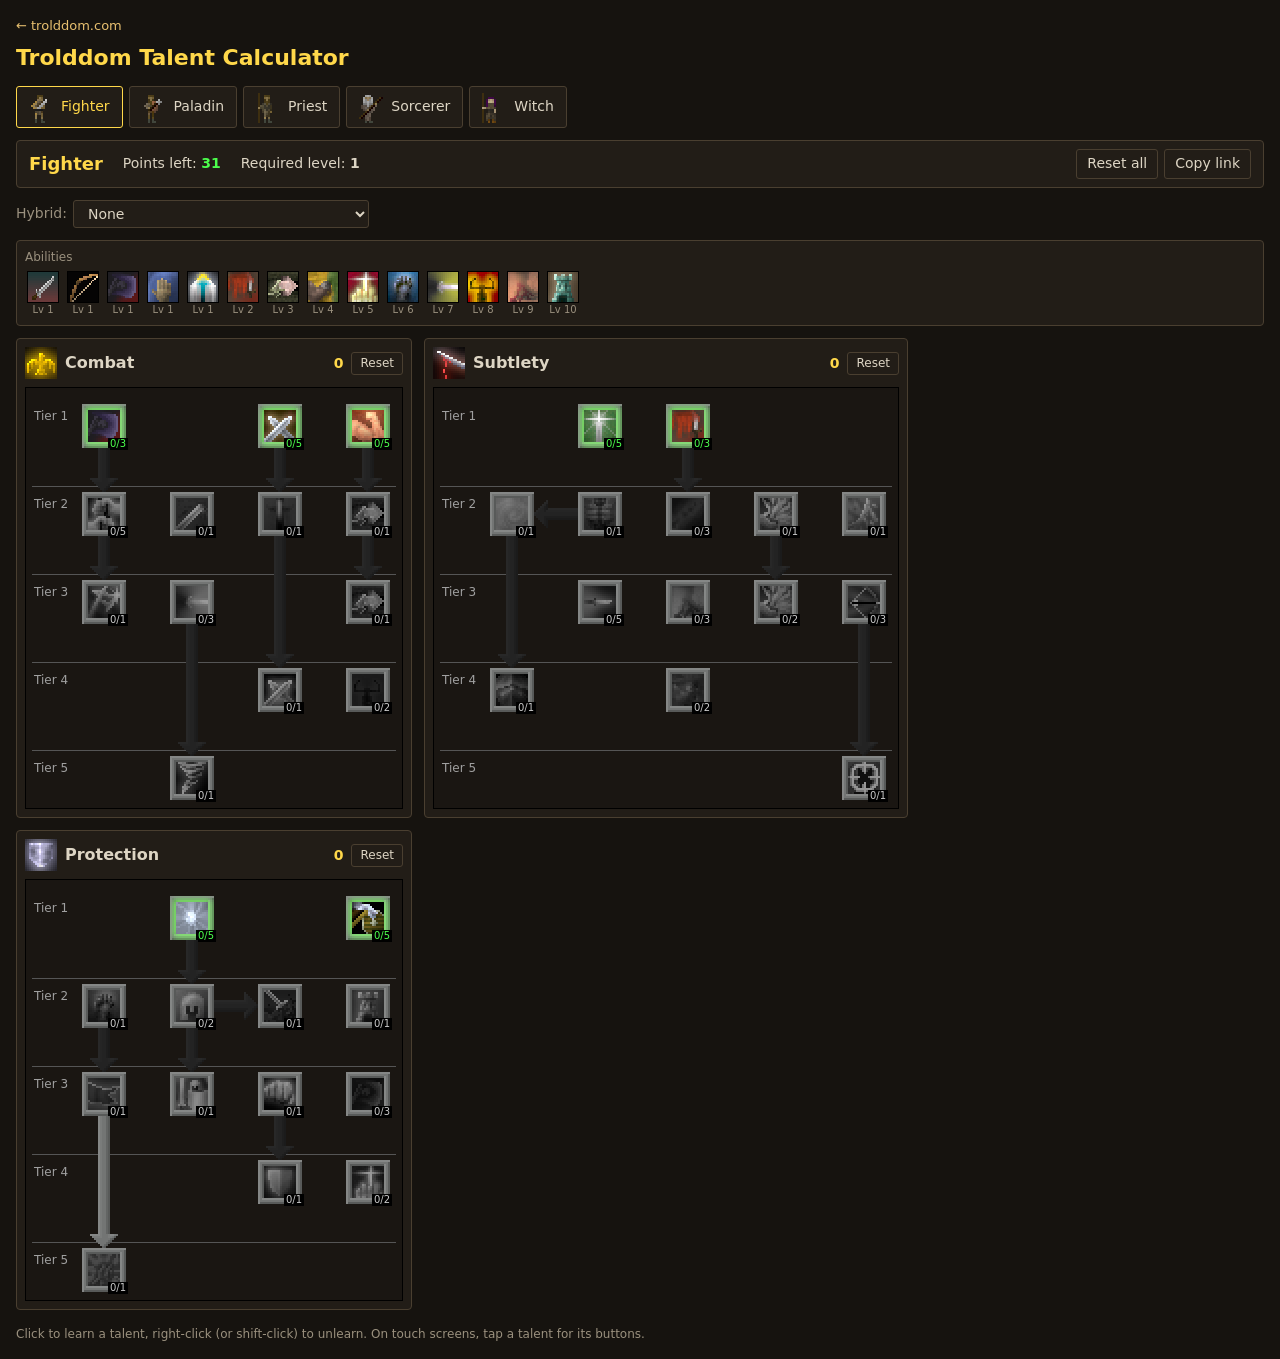
<file: static/talents/index.html>
<!DOCTYPE html>
<html lang="en">
<head>
<meta charset="utf-8">
<meta name="viewport" content="width=device-width, initial-scale=1">
<title>Trolddom Talent Calculator</title>
<style>
:root
{
	--bg: #16130f;
	--panel: #221d17;
	--panel-edge: #4a3f30;
	--grid-bg: #1a1612;
	--text: #ddd5c4;
	--text-dim: #9a907e;
	--gold: #ffd84a;
	--green: #4cff4c;
	--red: #ff5a4a;
	--link: #e8c070;
	--cell: 44px;
	--icon: 32px;
}

*
{
	box-sizing: border-box;
}

body
{
	margin: 0;
	padding: 16px;
	background: var(--bg);
	color: var(--text);
	font: 14px/1.4 system-ui, -apple-system, "Segoe UI", sans-serif;
}

a.home
{
	display: inline-block;
	margin-bottom: 8px;
	color: var(--link);
	text-decoration: none;
	font-size: 13px;
}

a.home:hover
{
	text-decoration: underline;
}

h1
{
	margin: 0 0 4px 0;
	font-size: 22px;
	font-weight: 600;
	color: var(--gold);
}

button, select
{
	font: inherit;
	color: var(--text);
	background: var(--panel);
	border: 1px solid var(--panel-edge);
	border-radius: 3px;
	padding: 4px 10px;
	cursor: pointer;
}

button:hover, select:hover
{
	border-color: var(--link);
}

img.pixel
{
	image-rendering: pixelated;
	image-rendering: crisp-edges;
}

#status
{
	color: var(--text-dim);
	margin: 24px 0;
}

#status.error
{
	color: var(--red);
}

/* Class picker */

#classes
{
	display: flex;
	flex-wrap: wrap;
	gap: 6px;
	margin: 12px 0;
}

#classes button
{
	display: flex;
	align-items: center;
	gap: 6px;
	padding: 4px 12px 4px 6px;
}

#classes button img
{
	width: 32px;
	height: 32px;
}

#classes button.selected
{
	border-color: var(--gold);
	color: var(--gold);
}

/* Summary bar */

#summary
{
	display: flex;
	flex-wrap: wrap;
	align-items: center;
	gap: 8px 20px;
	padding: 8px 12px;
	background: var(--panel);
	border: 1px solid var(--panel-edge);
	border-radius: 4px;
	margin-bottom: 12px;
}

#summary .title
{
	font-size: 18px;
	font-weight: 600;
	color: var(--gold);
}

#summary .value
{
	font-weight: 600;
}

#summary .value.left
{
	color: var(--green);
}

#summary .spacer
{
	flex: 1;
}

#summary .buttons
{
	display: flex;
	gap: 6px;
}

#hybrid
{
	display: flex;
	flex-wrap: wrap;
	align-items: center;
	gap: 6px;
	margin-bottom: 12px;
	color: var(--text-dim);
}

/* Trees */

/* Centered and no wider than the trees side by side, so the summary and abilities bars don't stretch across wide
   screens */
body
{
	width: fit-content;
	max-width: 100%;
	margin: 0 auto;
}

#trees
{
	display: flex;
	flex-wrap: wrap;
	gap: 12px;
	align-items: flex-start;
}

.tree
{
	background: var(--panel);
	border: 1px solid var(--panel-edge);
	border-radius: 4px;
	padding: 8px;
}

.tree-header
{
	display: flex;
	align-items: center;
	gap: 8px;
	margin-bottom: 8px;
}

.tree-header img
{
	width: 32px;
	height: 32px;
}

.tree-header .name
{
	font-weight: 600;
	font-size: 16px;
}

.tree-header .borrowed
{
	font-size: 12px;
	color: var(--text-dim);
}

.tree-header .points
{
	margin-left: auto;
	font-weight: 600;
	color: var(--gold);
	min-width: 24px;
	text-align: right;
}

.tree-header button
{
	padding: 2px 8px;
	font-size: 12px;
}

.grid
{
	position: relative;
	display: grid;
	background: var(--grid-bg);
	border: 1px solid #000;
	padding: 16px 12px 8px 56px;
	user-select: none;
	-webkit-user-select: none;
}

.grid .tier
{
	position: absolute;
	left: 8px;
	font-size: 12px;
	color: #a0a0a0;
}

.grid .tier-line
{
	position: absolute;
	left: 6px;
	right: 6px;
	border-top: 1px solid #555;
}

.cell
{
	position: relative;
	width: var(--cell);
	height: var(--cell);
}

.cell > img
{
	position: absolute;
	left: 0;
	top: 0;
	width: var(--cell);
	height: var(--cell);
}

.cell.arrow.dim > img
{
	filter: grayscale(1) brightness(0.3);
}

.cell.talent
{
	cursor: pointer;
}

.cell.talent img.icon
{
	left: calc((var(--cell) - var(--icon)) / 2);
	top: calc((var(--cell) - var(--icon)) / 2);
	width: var(--icon);
	height: var(--icon);
}

.cell.talent.locked img.icon
{
	filter: grayscale(1) brightness(0.6);
}

.cell.talent .rank
{
	position: absolute;
	right: -2px;
	bottom: -2px;
	padding: 0 2px;
	background: #000;
	font-size: 10px;
	line-height: 12px;
	color: #c8c8c8;
	pointer-events: none;
}

.cell.talent.available .rank
{
	color: var(--green);
}

.cell.talent.partial .rank, .cell.talent.max .rank
{
	color: var(--gold);
}

/* Tooltip */

#tooltip
{
	position: fixed;
	z-index: 10;
	width: 300px;
	max-width: calc(100vw - 32px);
	padding: 8px 10px;
	background: rgba(12, 10, 8, 0.96);
	border: 1px solid var(--panel-edge);
	border-radius: 4px;
	font-size: 12px;
	pointer-events: none;
	display: none;
}

#tooltip.touch
{
	pointer-events: auto;
}

#tooltip .head
{
	display: flex;
	align-items: baseline;
}

#tooltip .name
{
	font-size: 14px;
	color: #fff;
}

#tooltip .type
{
	margin-left: auto;
	font-style: italic;
	color: #c8c8c8;
}

#tooltip .rank
{
	color: var(--text-dim);
	margin-bottom: 6px;
}

#tooltip p
{
	margin: 0 0 6px 0;
	white-space: pre-line;
}

#tooltip .next
{
	color: var(--text-dim);
}

#tooltip .req
{
	color: var(--red);
}

#tooltip .formula
{
	color: var(--gold);
}

#tooltip .spread
{
	color: var(--text-dim);
}

#tooltip .hint
{
	color: var(--green);
	margin-top: 4px;
}

#tooltip .hint.remove
{
	color: var(--text-dim);
}

#tooltip .range
{
	margin-left: auto;
	color: #c8c8c8;
}

#tooltip .stat
{
	color: #e0e0e0;
}

#tooltip .source
{
	color: var(--text-dim);
	margin-top: 4px;
}

/* Abilities strip */

#abilities
{
	display: flex;
	flex-wrap: wrap;
	align-items: flex-start;
	gap: 6px 4px;
	padding: 8px;
	margin-bottom: 12px;
	background: var(--panel);
	border: 1px solid var(--panel-edge);
	border-radius: 4px;
}

#abilities .label
{
	width: 100%;
	font-size: 12px;
	color: var(--text-dim);
}

#abilities .separator
{
	align-self: stretch;
	width: 1px;
	margin: 0 6px;
	background: var(--panel-edge);
}

.ability
{
	width: 36px;
	text-align: center;
	cursor: default;
	user-select: none;
	-webkit-user-select: none;
}

.ability img
{
	display: block;
	width: 32px;
	height: 32px;
	margin: 0 auto;
	border: 1px solid #000;
}

.ability .level
{
	font-size: 10px;
	line-height: 14px;
	color: var(--text-dim);
}

.ability.talent .level
{
	color: var(--gold);
}

#tooltip .touch-buttons
{
	display: flex;
	gap: 6px;
	margin-top: 8px;
}

#tooltip .touch-buttons button
{
	flex: 1;
	padding: 6px;
}

footer
{
	margin-top: 16px;
	color: var(--text-dim);
	font-size: 12px;
}

@media (max-width: 480px)
{
	body
	{
		padding: 8px;
	}

	/* #trees is a size container here, so it has no width of its own to fit to */
	body
	{
		width: auto;
	}

	/* Cells shrink so the widest trees (9 columns) fit: 46px is the tree and grid padding and borders. 100cqw is the
	   width of #trees (without a scrollbar), with the screen width as a fallback for older browsers. */
	#trees
	{
		container-type: inline-size;
	}

	.grid
	{
		--cell: min(40px, calc((100vw - 64px) / var(--columns)));
		--cell: min(40px, calc((100cqw - 46px) / var(--columns)));
		--icon: calc(var(--cell) * 0.72);
		padding-left: 12px;
	}

	.grid .tier, .grid .tier-line
	{
		display: none;
	}
}
</style>
</head>
<body>

<a class="home" href="/">&larr; trolddom.com</a>
<h1>Trolddom Talent Calculator</h1>
<div id="status">Loading...</div>
<div id="app" hidden>
	<div id="classes"></div>
	<div id="summary">
		<span class="title" id="class-title"></span>
		<span>Points left: <span class="value left" id="points-left"></span></span>
		<span>Required level: <span class="value" id="required-level"></span></span>
		<span class="spacer"></span>
		<span class="buttons">
			<button id="reset-all">Reset all</button>
			<button id="copy-link">Copy link</button>
		</span>
	</div>
	<div id="hybrid"></div>
	<div id="abilities"></div>
	<div id="trees"></div>
	<footer>Click to learn a talent, right-click (or shift-click) to unlearn. On touch screens, tap a talent for its buttons.</footer>
</div>
<div id="tooltip"></div>

<script>
"use strict";

// Data from manifest.json (loaded from the same folder, or ?manifest=<url>)
let g_manifest = null;
let g_talentTreesByName = {};		// Talent tree name -> tree from the manifest
let g_classesByName = {};
let g_classesByTalentTreeName = {};	// Talent tree name -> class it belongs to

// Current build
let g_class = null;
let g_hybridTree = null;			// Name of the borrowed talent tree, or null
let g_replacedTree = null;			// Name of the class' tree it replaces
let g_points = {};					// Talent name -> points

// Views of the trees currently shown
let g_treeViews = [];

let g_tooltipTalent = null;			// Talent cell the tooltip is for
let g_touchTooltip = false;

//-----------------------------------------------------------------------------
// Helpers

function SpriteURL(aIndex)
{
	return "data:image/png;base64," + g_manifest.sprites[aIndex];
}

function CreateElement(aTag, aClassName, aText)
{
	let element = document.createElement(aTag);
	if(aClassName)
		element.className = aClassName;
	if(aText !== undefined)
		element.textContent = aText;
	return element;
}

function CreateSprite(aIndex, aClassName)
{
	let img = CreateElement("img", "pixel" + (aClassName ? " " + aClassName : ""));
	img.src = SpriteURL(aIndex);
	img.alt = "";
	img.draggable = false;
	return img;
}

function GetTalent(aName)
{
	return g_manifest.talents[aName];
}

function GetPoints(aTalentName)
{
	return g_points[aTalentName] || 0;
}

//-----------------------------------------------------------------------------
// Rules (same as the game: a talent needs the points in its tree and one point in each prerequisite)

// Talent trees of the current build, in order, with the borrowed tree in place of the replaced one
function GetCurrentTrees()
{
	let trees = [];
	for(let tree of g_class.talent_trees)
	{
		if(g_hybridTree && tree.name === g_replacedTree)
			trees.push(g_talentTreesByName[g_hybridTree]);
		else
			trees.push(tree);
	}
	return trees;
}

function GetTreeTalentNames(aTree)
{
	let names = [];
	for(let entry of aTree.palette)
	{
		if(entry.talent)
			names.push(entry.talent);
	}
	return names;
}

function GetTreePoints(aTree, aPoints)
{
	let points = 0;
	for(let name of GetTreeTalentNames(aTree))
		points += aPoints[name] || 0;
	return points;
}

function GetSpentPoints()
{
	let points = 0;
	for(let tree of GetCurrentTrees())
		points += GetTreePoints(tree, g_points);
	return points;
}

function GetMissingRequirements(aTree, aTalentName, aPoints)
{
	let talent = GetTalent(aTalentName);
	let missing = [];

	let treePoints = GetTreePoints(aTree, aPoints);
	if(treePoints < talent.talent_tree_points_required)
		missing.push("Requires " + talent.talent_tree_points_required + " points in " + aTree.string);

	for(let prerequisite of talent.prerequisites)
	{
		if(!(aPoints[prerequisite] > 0))
			missing.push("Requires " + GetTalent(prerequisite).string);
	}

	return missing;
}

function CanAddPoint(aTree, aTalentName)
{
	let talent = GetTalent(aTalentName);
	if(GetPoints(aTalentName) >= talent.ranks.length)
		return false;
	if(GetSpentPoints() >= g_manifest.talent_points)
		return false;
	return GetMissingRequirements(aTree, aTalentName, g_points).length === 0;
}

// Puts the given points in, one at a time, in any order the rules allow. Adding points never makes another talent
// unavailable, so if this can't place them all, no order can. Returns the points that could be placed.
function PlacePoints(aTrees, aWanted)
{
	let placed = {};
	let progress = true;

	while(progress)
	{
		progress = false;

		for(let tree of aTrees)
		{
			for(let name of GetTreeTalentNames(tree))
			{
				let wanted = Math.min(aWanted[name] || 0, GetTalent(name).ranks.length);
				while((placed[name] || 0) < wanted && GetMissingRequirements(tree, name, placed).length === 0)
				{
					placed[name] = (placed[name] || 0) + 1;
					progress = true;
				}
			}
		}
	}

	return placed;
}

function IsSameBuild(aA, aB)
{
	for(let name in aA)
	{
		if((aA[name] || 0) !== (aB[name] || 0))
			return false;
	}
	for(let name in aB)
	{
		if((aA[name] || 0) !== (aB[name] || 0))
			return false;
	}
	return true;
}

function CanRemovePoint(aTalentName)
{
	if(GetPoints(aTalentName) === 0)
		return false;

	let wanted = Object.assign({}, g_points);
	wanted[aTalentName]--;
	return IsSameBuild(PlacePoints(GetCurrentTrees(), wanted), wanted);
}

// Keeps only points in the current trees that the rules allow, up to the total
function CleanUpPoints()
{
	let placed = PlacePoints(GetCurrentTrees(), g_points);

	// Over the total (only from a hand-edited link): drop points from the deepest talents first
	let total = 0;
	for(let name in placed)
		total += placed[name];

	while(total > g_manifest.talent_points)
	{
		let removed = false;
		for(let tree of GetCurrentTrees().slice().reverse())
		{
			let names = GetTreeTalentNames(tree).filter(name => placed[name] > 0);
			names.sort((a, b) => GetTalent(b).talent_tree_points_required - GetTalent(a).talent_tree_points_required);
			for(let name of names)
			{
				let wanted = Object.assign({}, placed);
				wanted[name]--;
				if(IsSameBuild(PlacePoints(GetCurrentTrees(), wanted), wanted))
				{
					placed = wanted;
					total--;
					removed = true;
					break;
				}
			}
			if(removed)
				break;
		}
		if(!removed)
			break;
	}

	g_points = {};
	for(let name in placed)
	{
		if(placed[name] > 0)
			g_points[name] = placed[name];
	}
}

//-----------------------------------------------------------------------------
// Build in the URL: #<class>/<borrowed tree>~<replaced tree> or -/<one digit string per tree, in palette order>

function WriteHash()
{
	let treeStrings = GetCurrentTrees().map(tree =>
	{
		let s = GetTreeTalentNames(tree).map(name => String(GetPoints(name))).join("");
		return s.replace(/0+$/, "");
	});

	let hybrid = g_hybridTree ? g_hybridTree + "~" + g_replacedTree : "-";
	let hash = "#" + g_class.name + "/" + hybrid + "/" + treeStrings.join(".");
	history.replaceState(null, "", hash);
}

function ReadHash()
{
	let parts = decodeURIComponent(location.hash.replace(/^#/, "")).split("/");
	let cls = g_classesByName[parts[0]] || g_manifest.classes[0];

	g_class = cls;
	g_hybridTree = null;
	g_replacedTree = null;
	g_points = {};

	if(parts[0] !== cls.name)
		return;

	if(parts.length > 1 && parts[1] !== "-")
	{
		let [hybridTree, replacedTree] = parts[1].split("~");
		if(cls.hybrid_talent_trees.some(h => h.talent_tree === hybridTree) && cls.talent_trees.some(t => t.name === replacedTree))
		{
			g_hybridTree = hybridTree;
			g_replacedTree = replacedTree;
		}
	}

	if(parts.length > 2)
	{
		let treeStrings = parts[2].split(".");
		GetCurrentTrees().forEach((tree, i) =>
		{
			let s = treeStrings[i] || "";
			GetTreeTalentNames(tree).forEach((name, j) =>
			{
				let points = parseInt(s.charAt(j), 10);
				if(points > 0)
					g_points[name] = points;
			});
		});
	}

	CleanUpPoints();
}

//-----------------------------------------------------------------------------
// Damage and heal formulas ($damage$ and $heal$ in ability descriptions, which the game calculates from the player's
// stats). Level curves are already at max level in the manifest.

const INPUT_NAMES =
{
	health_current: "health",
	health_max: "max health",
	mana_current: "mana",
	mana_max: "max mana",
	mana_base: "base mana",
	level: "level",
	spell_damage: "spell damage",
	healing: "healing",
	weapon: "weapon damage",
	weapon_average: "average weapon damage",
	ranged: "ranged weapon damage",
	ranged_average: "average ranged weapon damage",
	weapon_normalized: "normalized weapon damage",
	weapon_average_normalized: "average normalized weapon damage",
	attack_power: "attack power",
	pvp_control_points: "PvP control points",
	owner_spell_damage: "owner's spell damage",
	owner_healing: "owner's healing",
	minion_weapon: "weapon damage",
	block_value: "block value",
	strength: "strength"
};

// Ability modifiers the current build has: the ones given by the current rank of each talent
function GetActiveAbilityModifiers()
{
	let active = new Set();
	for(let tree of GetCurrentTrees())
	{
		for(let name of GetTreeTalentNames(tree))
		{
			let points = GetPoints(name);
			if(points > 0)
			{
				let modifier = GetTalent(name).ranks[points - 1].ability_modifier;
				if(modifier)
					active.add(modifier);
			}
		}
	}
	return active;
}

// Same checks as the game's tooltip
function IsEffectActive(aEffect, aActiveModifiers)
{
	for(let modifier of aEffect.must_have || [])
	{
		if(!aActiveModifiers.has(modifier))
			return false;
	}
	for(let modifier of aEffect.must_not_have || [])
	{
		if(aActiveModifiers.has(modifier))
			return false;
	}
	return true;
}

// A function as terms ({ input, factor }) plus a constant
function GetFunctionTerms(aFunction)
{
	let terms = [];
	let constant = 0;

	switch(aFunction.expression)
	{
	case "a":							constant = aFunction.a; break;
	case "a_mul_x":						terms.push({ input: aFunction.x, factor: aFunction.a }); break;
	case "a_mul_x_plus_b":				terms.push({ input: aFunction.x, factor: aFunction.a }); constant = aFunction.b; break;
	case "a_mul_x_plus_b_mul_y":		terms.push({ input: aFunction.x, factor: aFunction.a }, { input: aFunction.y, factor: aFunction.b }); break;
	case "a_mul_x_plus_b_mul_y_plus_c":	terms.push({ input: aFunction.x, factor: aFunction.a }, { input: aFunction.y, factor: aFunction.b }); constant = aFunction.c; break;
	case "x_plus_a":					terms.push({ input: aFunction.x, factor: 1 }); constant = aFunction.a; break;
	case "x":							terms.push({ input: aFunction.x, factor: 1 }); break;
	default:							return null;
	}

	let prefix = aFunction.entity === "target" ? "target's " : "";
	for(let term of terms)
		term.name = prefix + (INPUT_NAMES[term.input] || term.input);

	return { terms: terms, constant: constant };
}

function FormatNumber(aValue)
{
	return String(Math.round(aValue * 10) / 10);
}

// Text for the effects of one kind ("damage" or "heal") in a rank, added up like the game does, or null
function GetFormula(aRank, aKind, aActiveModifiers)
{
	let effects = ((aRank.formulas || {})[aKind] || []).filter(effect => IsEffectActive(effect, aActiveModifiers));
	if(effects.length === 0)
		return null;

	let terms = [];
	let constant = 0;
	let spreads = new Set();
	let damageType = null;
	let percentOfMaxHealth = false;

	for(let effect of effects)
	{
		let f = GetFunctionTerms(effect.function);
		if(!f)
			return null;

		// Damage multipliers from ability modifiers the build has
		let multiplier = 1;
		for(let m of effect.multipliers || [])
		{
			if(aActiveModifiers.has(m.ability_modifier))
				multiplier *= m.multiplier;
		}

		for(let term of f.terms)
		{
			let existing = terms.find(t => t.name === term.name);
			if(existing)
				existing.factor += term.factor * multiplier;
			else
				terms.push({ name: term.name, factor: term.factor * multiplier });
		}
		constant += f.constant * multiplier;

		if(effect.function.spread)
			spreads.add("±" + FormatNumber(effect.function.spread * multiplier));
		if(effect.spread)
			spreads.add("±" + FormatNumber(effect.spread * 100) + "%");
		if(effect.damage_type)
			damageType = effect.damage_type;
		if(effect.max_health_percentage)
			percentOfMaxHealth = true;
	}

	// "35% of spell damage", but "24 × block value" for big factors
	let parts = terms.map(term =>
	{
		if(Math.abs(term.factor - 1) < 0.0001)
			return term.name;
		if(term.factor >= 5)
			return FormatNumber(term.factor) + " × " + term.name;
		return FormatNumber(term.factor * 100) + "% of " + term.name;
	});

	if(Math.round(constant) !== 0 || parts.length === 0)
		parts.push(String(Math.round(constant)));

	// In parentheses unless it's just a number, so it doesn't run into the description ("(150% of ranged weapon damage) damage")
	let text = parts.join(" + ");
	if(terms.length > 0)
		text = "(" + text + ")";
	if(percentOfMaxHealth)
		text += "% of target's max health";

	return { text: text, spread: [...spreads].join(" "), damageType: damageType && damageType !== "physical" ? damageType : null };
}

// Description paragraph with $damage$ and $heal$ replaced by formulas
function CreateDescription(aRank)
{
	let p = CreateElement("p");
	let activeModifiers = GetActiveAbilityModifiers();
	let parts = aRank.description.split("$");

	parts.forEach((part, i) =>
	{
		// Odd parts are between $ signs
		if(i % 2 === 0)
		{
			p.appendChild(document.createTextNode(part));
			return;
		}

		let formula = (part === "damage" || part === "heal") ? GetFormula(aRank, part, activeModifiers) : null;
		if(!formula)
		{
			p.appendChild(document.createTextNode("?"));
			return;
		}

		p.appendChild(CreateElement("span", "formula", formula.text));
		if(formula.spread)
			p.appendChild(CreateElement("span", "spread", " " + formula.spread));
		if(formula.damageType)
			p.appendChild(document.createTextNode(" " + formula.damageType));
	});

	return p;
}

//-----------------------------------------------------------------------------
// Tooltip

function ShowTooltip(aTreeView, aCell, aX, aY)
{
	let tooltip = document.getElementById("tooltip");
	let talent = GetTalent(aCell.talentName);
	let points = GetPoints(aCell.talentName);
	let maxPoints = talent.ranks.length;

	g_tooltipTalent = aCell;

	tooltip.textContent = "";

	let head = CreateElement("div", "head");
	head.appendChild(CreateElement("span", "name", talent.string));
	let currentRank = talent.ranks[Math.max(points - 1, 0)];
	head.appendChild(CreateElement("span", "type", currentRank.passive ? "Passive" : "Ability"));
	tooltip.appendChild(head);

	tooltip.appendChild(CreateElement("div", "rank", "Rank " + points + "/" + maxPoints));

	if(points === 0)
	{
		tooltip.appendChild(CreateDescription(talent.ranks[0]));
	}
	else
	{
		tooltip.appendChild(CreateDescription(currentRank));

		if(points < maxPoints)
		{
			tooltip.appendChild(CreateElement("p", "next", "Next rank:"));
			tooltip.appendChild(CreateDescription(talent.ranks[points]));
		}
	}

	if(points < maxPoints)
	{
		for(let missing of GetMissingRequirements(aTreeView.tree, aCell.talentName, g_points))
			tooltip.appendChild(CreateElement("div", "req", missing));
	}

	let canAdd = CanAddPoint(aTreeView.tree, aCell.talentName);
	let canRemove = CanRemovePoint(aCell.talentName);

	if(g_touchTooltip)
	{
		let buttons = CreateElement("div", "touch-buttons");

		let addButton = CreateElement("button", "", "Learn");
		addButton.disabled = !canAdd;
		addButton.addEventListener("click", () => { AddPoint(aTreeView, aCell); ShowTooltip(aTreeView, aCell, aX, aY); });
		buttons.appendChild(addButton);

		let removeButton = CreateElement("button", "", "Unlearn");
		removeButton.disabled = !canRemove;
		removeButton.addEventListener("click", () => { RemovePoint(aCell); ShowTooltip(aTreeView, aCell, aX, aY); });
		buttons.appendChild(removeButton);

		let closeButton = CreateElement("button", "", "Close");
		closeButton.addEventListener("click", HideTooltip);
		buttons.appendChild(closeButton);

		tooltip.appendChild(buttons);
		tooltip.classList.add("touch");
	}
	else
	{
		if(canAdd)
			tooltip.appendChild(CreateElement("div", "hint", "Click to learn"));
		else if(canRemove)
			tooltip.appendChild(CreateElement("div", "hint remove", "Right-click to unlearn"));
		tooltip.classList.remove("touch");
	}

	tooltip.style.display = "block";
	MoveTooltip(aX, aY);
}

function MoveTooltip(aX, aY)
{
	let tooltip = document.getElementById("tooltip");
	let width = tooltip.offsetWidth;
	let height = tooltip.offsetHeight;

	let x = aX + 16;
	let y = aY + 16;
	if(x + width > window.innerWidth - 8)
		x = Math.max(8, aX - width - 16);
	if(y + height > window.innerHeight - 8)
		y = Math.max(8, window.innerHeight - height - 8);

	tooltip.style.left = x + "px";
	tooltip.style.top = y + "px";
}

function HideTooltip()
{
	document.getElementById("tooltip").style.display = "none";
	g_tooltipTalent = null;
	g_touchTooltip = false;
}

//-----------------------------------------------------------------------------
// Abilities: the class' abilities up to max level (with the hybrid tree if there is one), then the abilities learned
// from talents in the build

function GetBuildAbilities()
{
	let list = g_class.abilities;
	if(g_hybridTree)
	{
		let hybrid = g_class.hybrid_talent_trees.find(h => h.talent_tree === g_hybridTree);
		list = hybrid.abilities[g_replacedTree] || list;
	}

	let abilities = list.map(entry => ({ name: entry.ability, level: entry.level, talentName: null }));
	let names = new Set(abilities.map(entry => entry.name));

	for(let tree of GetCurrentTrees())
	{
		for(let talentName of GetTreeTalentNames(tree))
		{
			let points = GetPoints(talentName);
			let ability = points > 0 ? GetTalent(talentName).ranks[points - 1].ability : null;
			if(ability && !names.has(ability))
			{
				names.add(ability);
				abilities.push({ name: ability, level: null, talentName: talentName });
			}
		}
	}

	return abilities.filter(entry => g_manifest.abilities[entry.name]);
}

// Range, cost, cast time and cooldown changes from the build's ability modifiers
function GetAbilityModifications(aAbilityName)
{
	let result = { range: 0, castTime: 0, cooldown: 0, costs: {} };
	for(let name of GetActiveAbilityModifiers())
	{
		let modifier = (g_manifest.ability_modifiers || {})[name];
		if(!modifier || modifier.abilities.indexOf(aAbilityName) < 0)
			continue;

		result.range += modifier.modify_range || 0;
		result.castTime += modifier.modify_cast_time || 0;
		result.cooldown += modifier.modify_cooldown || 0;
		if(modifier.modify_resource_cost)
		{
			let resource = modifier.modify_resource_cost.resource;
			result.costs[resource] = (result.costs[resource] || 0) + modifier.modify_resource_cost.value;
		}
	}
	return result;
}

// Tenths of seconds to text, like the game
function FormatSeconds(aTenths)
{
	return String(Math.round(aTenths) / 10);
}

function ShowAbilityTooltip(aEntry, aX, aY)
{
	let tooltip = document.getElementById("tooltip");
	let ability = g_manifest.abilities[aEntry.name];
	let modifications = GetAbilityModifications(aEntry.name);

	g_tooltipTalent = aEntry;

	tooltip.textContent = "";

	let head = CreateElement("div", "head");
	head.appendChild(CreateElement("span", "name", ability.string));
	if(ability.range !== undefined)
	{
		let range = ability.range + modifications.range;
		let text = ability.melee ? "Melee" : ability.min_range ? "Range " + ability.min_range + " - " + range : "Range " + range;
		head.appendChild(CreateElement("span", "range", text));
	}
	tooltip.appendChild(head);

	for(let cost of ability.costs)
	{
		let value = cost.value + (modifications.costs[cost.resource] || 0);
		if(value <= 0)
			continue;
		let text = cost.percent_of_base_mana ? value + "% of base " + cost.resource.toLowerCase() : value + " " + cost.resource;
		tooltip.appendChild(CreateElement("div", "stat", text));
	}

	if(ability.ranged_cast_time)
	{
		tooltip.appendChild(CreateElement("div", "stat", "Cast time: ranged weapon speed"));
	}
	else
	{
		let castTime = ability.cast_time + modifications.castTime;
		tooltip.appendChild(CreateElement("div", "stat", castTime <= 0 ? "Instant" : FormatSeconds(castTime) + " seconds cast"));
	}

	let cooldown = ability.cooldown + modifications.cooldown;
	if(cooldown > 0)
	{
		let text;
		if(cooldown >= 1200)
			text = Math.round(cooldown / 600) + " minutes cooldown";
		else if(FormatSeconds(cooldown) === "1")
			text = "1 second cooldown";
		else
			text = FormatSeconds(cooldown) + " seconds cooldown";
		tooltip.appendChild(CreateElement("div", "stat", text));
	}

	let description = CreateDescription(ability);
	description.style.marginTop = "6px";
	tooltip.appendChild(description);

	if(aEntry.talentName)
		tooltip.appendChild(CreateElement("div", "source", "From talent: " + GetTalent(aEntry.talentName).string));
	else
		tooltip.appendChild(CreateElement("div", "source", "Learned at level " + aEntry.level));

	if(g_touchTooltip)
	{
		let buttons = CreateElement("div", "touch-buttons");
		let closeButton = CreateElement("button", "", "Close");
		closeButton.addEventListener("click", HideTooltip);
		buttons.appendChild(closeButton);
		tooltip.appendChild(buttons);
		tooltip.classList.add("touch");
	}
	else
	{
		tooltip.classList.remove("touch");
	}

	tooltip.style.display = "block";
	MoveTooltip(aX, aY);
}

function UpdateAbilities()
{
	let element = document.getElementById("abilities");
	element.textContent = "";
	element.appendChild(CreateElement("div", "label", "Abilities"));

	let separated = false;

	for(let entry of GetBuildAbilities())
	{
		if(entry.talentName && !separated)
		{
			element.appendChild(CreateElement("div", "separator"));
			separated = true;
		}

		// Some abilities (like Attack) show the icon of the class' start weapon
		let ability = g_manifest.abilities[entry.name];
		let icon = (g_class.ability_icons || {})[entry.name];
		if(icon === undefined)
			icon = ability.icon;
		let item = CreateElement("div", "ability" + (entry.talentName ? " talent" : ""));
		if(icon !== null)
			item.appendChild(CreateSprite(icon));
		item.appendChild(CreateElement("div", "level", entry.talentName ? "Talent" : "Lv " + entry.level));
		AddAbilityEvents(item, entry);
		element.appendChild(item);
	}

	// The ability icons were rebuilt, so close a tooltip for one of the old ones
	if(g_tooltipTalent && g_tooltipTalent.name !== undefined)
		HideTooltip();
}

function AddAbilityEvents(aElement, aEntry)
{
	aElement.addEventListener("pointerdown", (event) =>
	{
		if(event.pointerType === "touch")
		{
			event.preventDefault();
			g_touchTooltip = true;
			ShowAbilityTooltip(aEntry, event.clientX, event.clientY);
		}
	});

	aElement.addEventListener("pointerenter", (event) =>
	{
		if(event.pointerType !== "touch" && !g_touchTooltip)
			ShowAbilityTooltip(aEntry, event.clientX, event.clientY);
	});

	aElement.addEventListener("pointermove", (event) =>
	{
		if(event.pointerType !== "touch" && !g_touchTooltip && g_tooltipTalent === aEntry)
			MoveTooltip(event.clientX, event.clientY);
	});

	aElement.addEventListener("pointerleave", (event) =>
	{
		if(event.pointerType !== "touch" && !g_touchTooltip && g_tooltipTalent === aEntry)
			HideTooltip();
	});
}

//-----------------------------------------------------------------------------
// Changing the build

function AddPoint(aTreeView, aCell)
{
	if(!CanAddPoint(aTreeView.tree, aCell.talentName))
		return;
	g_points[aCell.talentName] = GetPoints(aCell.talentName) + 1;
	OnBuildChanged();
}

function RemovePoint(aCell)
{
	if(!CanRemovePoint(aCell.talentName))
		return;
	g_points[aCell.talentName]--;
	if(g_points[aCell.talentName] === 0)
		delete g_points[aCell.talentName];
	OnBuildChanged();
}

function ResetTree(aTree)
{
	for(let name of GetTreeTalentNames(aTree))
		delete g_points[name];
	OnBuildChanged();
}

function OnBuildChanged()
{
	WriteHash();
	UpdateView();
}

//-----------------------------------------------------------------------------
// Views

function CreateTreeView(aTree)
{
	let view = { tree: aTree, cells: [], arrowGroups: [] };

	let element = CreateElement("div", "tree");

	// Header
	let header = CreateElement("div", "tree-header");
	header.appendChild(CreateSprite(aTree.icon));
	let nameBox = CreateElement("div");
	nameBox.appendChild(CreateElement("div", "name", aTree.string));
	if(g_hybridTree === aTree.name)
	{
		let hybrid = g_class.hybrid_talent_trees.find(h => h.talent_tree === aTree.name);
		nameBox.appendChild(CreateElement("div", "borrowed", "Borrowed (" + hybrid.string + ")"));
	}
	header.appendChild(nameBox);
	view.pointsElement = CreateElement("span", "points");
	header.appendChild(view.pointsElement);
	let resetButton = CreateElement("button", "", "Reset");
	resetButton.title = "Reset this tree";
	resetButton.addEventListener("click", () => ResetTree(aTree));
	header.appendChild(resetButton);
	header.title = aTree.description;
	element.appendChild(header);

	// Grid
	let rows = aTree.map.length;
	let columns = rows > 0 ? aTree.map[0].length : 0;

	let grid = CreateElement("div", "grid");
	grid.style.setProperty("--columns", String(Math.max(columns, 1)));
	grid.style.gridTemplateColumns = "repeat(" + columns + ", var(--cell))";
	grid.style.gridTemplateRows = "repeat(" + rows + ", var(--cell))";

	// Tiers, two rows each like in the game
	let numTiers = rows > 1 ? Math.floor((rows + 1) / 2) : 1;
	for(let i = 0; i < numTiers; i++)
	{
		let tier = CreateElement("div", "tier", "Tier " + (i + 1));
		tier.style.top = "calc(16px + " + (i * 2) + " * var(--cell) + 4px)";
		grid.appendChild(tier);
		if(i > 0)
		{
			let line = CreateElement("div", "tier-line");
			line.style.top = "calc(16px + " + (i * 2) + " * var(--cell) - 6px)";
			grid.appendChild(line);
		}
	}

	let paletteBySymbol = {};
	for(let entry of aTree.palette)
		paletteBySymbol[entry.symbol] = entry;

	let cellGrid = [];

	for(let y = 0; y < rows; y++)
	{
		for(let x = 0; x < columns; x++)
		{
			let entry = paletteBySymbol[aTree.map[y].charAt(x)];
			let cellElement = CreateElement("div", "cell");
			cellElement.style.gridColumn = String(x + 1);
			cellElement.style.gridRow = String(y + 1);

			let cell = { x: x, y: y, element: cellElement, talentName: null, arrow: false };

			if(entry && entry.talent)
			{
				let talent = GetTalent(entry.talent);
				cell.talentName = entry.talent;
				cellElement.classList.add("talent");
				cell.frame = CreateSprite(g_manifest.ui_sprites.talent_tree_cell);
				cellElement.appendChild(cell.frame);
				cellElement.appendChild(CreateSprite(talent.icon, "icon"));
				cell.rankElement = CreateElement("span", "rank");
				cellElement.appendChild(cell.rankElement);
				AddTalentEvents(view, cell);
				view.cells.push(cell);
			}
			else if(entry && entry.sprite !== undefined)
			{
				cell.arrow = true;
				cellElement.classList.add("arrow");
				cellElement.appendChild(CreateSprite(entry.sprite));
			}

			cellGrid.push(cell);
			grid.appendChild(cellElement);
		}
	}

	// Arrows: connected arrow cells, lit when a talent they lead to can be learned or has points
	let seen = new Set();
	for(let start of cellGrid)
	{
		if(!start.arrow || seen.has(start))
			continue;

		let group = { cells: [], talents: new Set() };
		let stack = [start];
		seen.add(start);

		while(stack.length > 0)
		{
			let cell = stack.pop();
			group.cells.push(cell);

			for(let [dx, dy] of [[-1, 0], [1, 0], [0, -1], [0, 1]])
			{
				let nx = cell.x + dx;
				let ny = cell.y + dy;
				if(nx < 0 || ny < 0 || nx >= columns || ny >= rows)
					continue;
				let neighbor = cellGrid[nx + ny * columns];
				if(neighbor.talentName)
				{
					group.talents.add(neighbor.talentName);
				}
				else if(neighbor.arrow && !seen.has(neighbor))
				{
					seen.add(neighbor);
					stack.push(neighbor);
				}
			}
		}

		// The talents at the end of the arrows: the ones with a prerequisite also touching the arrows
		group.targets = [...group.talents].filter(name => GetTalent(name).prerequisites.some(p => group.talents.has(p)));
		view.arrowGroups.push(group);
	}

	element.appendChild(grid);
	view.element = element;
	return view;
}

function AddTalentEvents(aView, aCell)
{
	let element = aCell.element;

	element.addEventListener("pointerdown", (event) =>
	{
		if(event.pointerType === "touch")
		{
			event.preventDefault();
			g_touchTooltip = true;
			ShowTooltip(aView, aCell, event.clientX, event.clientY);
			return;
		}

		if(event.button === 2 || (event.button === 0 && event.shiftKey))
			RemovePoint(aCell);
		else if(event.button === 0)
			AddPoint(aView, aCell);
		else
			return;

		ShowTooltip(aView, aCell, event.clientX, event.clientY);
	});

	element.addEventListener("contextmenu", (event) => event.preventDefault());

	element.addEventListener("pointerenter", (event) =>
	{
		if(event.pointerType !== "touch" && !g_touchTooltip)
			ShowTooltip(aView, aCell, event.clientX, event.clientY);
	});

	element.addEventListener("pointermove", (event) =>
	{
		if(event.pointerType !== "touch" && !g_touchTooltip && g_tooltipTalent === aCell)
			MoveTooltip(event.clientX, event.clientY);
	});

	element.addEventListener("pointerleave", (event) =>
	{
		if(event.pointerType !== "touch" && !g_touchTooltip && g_tooltipTalent === aCell)
			HideTooltip();
	});
}

function UpdateView()
{
	let spent = GetSpentPoints();
	let left = g_manifest.talent_points - spent;

	document.getElementById("points-left").textContent = left;
	document.getElementById("points-left").classList.toggle("left", left > 0);
	document.getElementById("required-level").textContent = spent + 1;

	let hybrid = g_hybridTree ? g_class.hybrid_talent_trees.find(h => h.talent_tree === g_hybridTree) : null;
	document.getElementById("class-title").textContent = hybrid ? hybrid.string : g_class.string;

	let uiSprites = g_manifest.ui_sprites;

	for(let view of g_treeViews)
	{
		view.pointsElement.textContent = GetTreePoints(view.tree, g_points);

		for(let cell of view.cells)
		{
			let points = GetPoints(cell.talentName);
			let maxPoints = GetTalent(cell.talentName).ranks.length;
			let available = CanAddPoint(view.tree, cell.talentName);
			let state = points === maxPoints ? "max" : points > 0 ? "partial" : available ? "available" : "locked";

			cell.element.classList.remove("max", "partial", "available", "locked");
			cell.element.classList.add(state);
			cell.rankElement.textContent = points + "/" + maxPoints;

			let frame = { max: uiSprites.talent_tree_cell_yellow_bright, partial: uiSprites.talent_tree_cell_yellow, available: uiSprites.talent_tree_cell_green, locked: uiSprites.talent_tree_cell }[state];
			let url = SpriteURL(frame);
			if(cell.frame.src !== url)
				cell.frame.src = url;
		}

		for(let group of view.arrowGroups)
		{
			let lit = group.targets.length === 0 || group.targets.some(name => GetPoints(name) > 0 || CanAddPoint(view.tree, name));
			for(let cell of group.cells)
				cell.element.classList.toggle("dim", !lit);
		}
	}

	UpdateAbilities();
}

function BuildClassView()
{
	HideTooltip();

	// Class buttons
	for(let button of document.querySelectorAll("#classes button"))
		button.classList.toggle("selected", button.dataset.name === g_class.name);

	// Hybrid choice
	let hybridElement = document.getElementById("hybrid");
	hybridElement.textContent = "";

	if(g_class.hybrid_talent_trees.length > 0)
	{
		hybridElement.appendChild(CreateElement("span", "", "Hybrid:"));

		let hybridSelect = CreateElement("select");
		hybridSelect.appendChild(new Option("None", ""));
		for(let hybrid of g_class.hybrid_talent_trees)
		{
			let tree = g_talentTreesByName[hybrid.talent_tree];
			// "Holy Fighter (Priest, Way of Healing)"
			let donorClass = g_classesByTalentTreeName[hybrid.talent_tree];
			hybridSelect.appendChild(new Option(hybrid.string + " (" + donorClass.string + ", " + tree.string + ")", hybrid.talent_tree));
		}
		hybridSelect.value = g_hybridTree || "";
		hybridElement.appendChild(hybridSelect);

		let replacedSelect = null;
		if(g_hybridTree)
		{
			hybridElement.appendChild(CreateElement("span", "", "replacing"));
			replacedSelect = CreateElement("select");
			for(let tree of g_class.talent_trees)
				replacedSelect.appendChild(new Option(tree.string, tree.name));
			replacedSelect.value = g_replacedTree;
			hybridElement.appendChild(replacedSelect);
		}

		let onChange = () =>
		{
			g_hybridTree = hybridSelect.value || null;
			if(!g_hybridTree)
				g_replacedTree = null;
			else if(replacedSelect && hybridSelect.value)
				g_replacedTree = replacedSelect.value;
			else if(!g_replacedTree)
				g_replacedTree = g_class.talent_trees[g_class.talent_trees.length - 1].name;
			CleanUpPoints();
			WriteHash();
			BuildClassView();
		};

		hybridSelect.addEventListener("change", onChange);
		if(replacedSelect)
			replacedSelect.addEventListener("change", onChange);
	}

	// Trees
	let treesElement = document.getElementById("trees");
	treesElement.textContent = "";
	g_treeViews = [];

	for(let tree of GetCurrentTrees())
	{
		let view = CreateTreeView(tree);
		g_treeViews.push(view);
		treesElement.appendChild(view.element);
	}

	document.title = g_class.string + " - Trolddom Talent Calculator";

	UpdateView();
}

function SelectClass(aClass)
{
	if(g_class === aClass)
		return;
	g_class = aClass;
	g_hybridTree = null;
	g_replacedTree = null;
	g_points = {};
	WriteHash();
	BuildClassView();
}

//-----------------------------------------------------------------------------
// Startup

function Init(aManifest)
{
	g_manifest = aManifest;

	// Only classes with talent trees
	g_manifest.classes = g_manifest.classes.filter(c => c.talent_trees.length > 0);

	for(let cls of g_manifest.classes)
	{
		g_classesByName[cls.name] = cls;
		for(let tree of cls.talent_trees)
		{
			g_talentTreesByName[tree.name] = tree;
			g_classesByTalentTreeName[tree.name] = cls;
		}
	}

	// Hybrid trees that aren't in the manifest can't be shown
	for(let cls of g_manifest.classes)
		cls.hybrid_talent_trees = cls.hybrid_talent_trees.filter(h => g_talentTreesByName[h.talent_tree]);

	let classesElement = document.getElementById("classes");
	for(let cls of g_manifest.classes)
	{
		let button = CreateElement("button");
		button.dataset.name = cls.name;
		button.title = cls.description;
		button.appendChild(CreateSprite(cls.sprite));
		button.appendChild(CreateElement("span", "", cls.string));
		button.addEventListener("click", () => SelectClass(cls));
		classesElement.appendChild(button);
	}

	document.getElementById("reset-all").addEventListener("click", () =>
	{
		g_points = {};
		OnBuildChanged();
	});

	document.getElementById("copy-link").addEventListener("click", (event) =>
	{
		let button = event.currentTarget;
		let done = () => { button.textContent = "Copied"; setTimeout(() => button.textContent = "Copy link", 1500); };
		if(navigator.clipboard)
			navigator.clipboard.writeText(location.href).then(done, () => prompt("Link to this build:", location.href));
		else
			prompt("Link to this build:", location.href);
	});

	document.addEventListener("pointerdown", (event) =>
	{
		if(g_touchTooltip && !event.target.closest("#tooltip") && !event.target.closest(".cell.talent") && !event.target.closest(".ability"))
			HideTooltip();
	});

	window.addEventListener("hashchange", () =>
	{
		ReadHash();
		BuildClassView();
	});

	ReadHash();
	WriteHash();

	document.getElementById("status").hidden = true;
	document.getElementById("app").hidden = false;

	BuildClassView();
}

function Load()
{
	let params = new URLSearchParams(location.search);
	let url = params.get("manifest") || "manifest.json";

	// Always ask the server if the manifest changed (it does with each game update)
	fetch(url, { cache: "no-cache" })
		.then(response =>
		{
			if(!response.ok)
				throw new Error(response.status + " " + response.statusText);
			return response.json();
		})
		.then(Init)
		.catch(error =>
		{
			let status = document.getElementById("status");
			status.textContent = "Failed to load " + url + ": " + error.message;

			// Browsers don't let a page opened from disk load other files
			if(location.protocol === "file:")
				status.textContent += ". The page has to be served by a web server, e.g. run \"py -m http.server 8000\" in this folder and open http://localhost:8000/";
			status.classList.add("error");
		});
}

Load();
</script>
</body>
</html>
</file>
